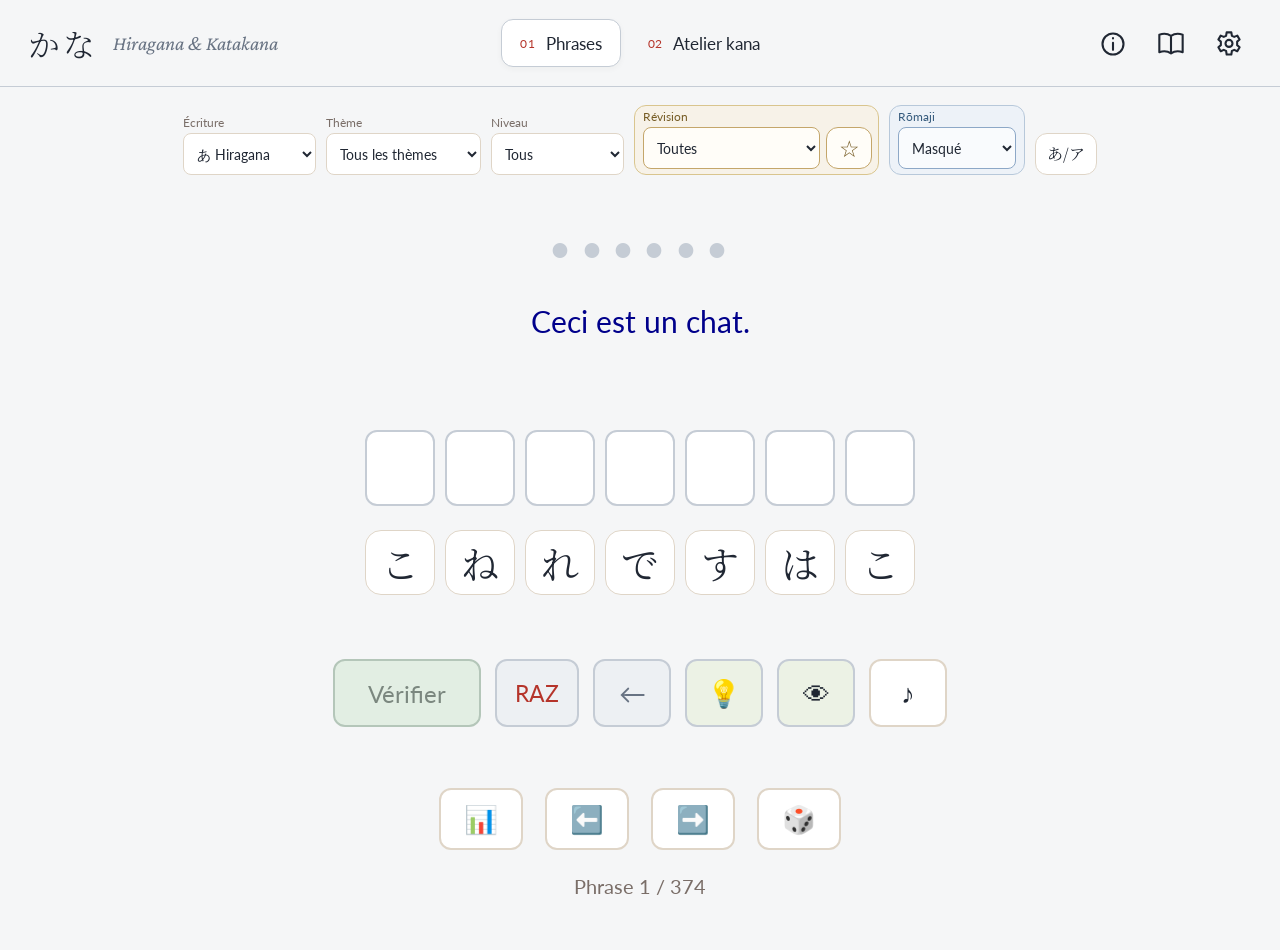
<file: index.html>
<!doctype html>
<html lang="fr">
<head>
  <meta charset="utf-8">
  <meta name="viewport" content="width=device-width, initial-scale=1">
  <meta name="theme-color" content="#f7f3ec">
  <title>Kana — phrases et atelier</title>
  <link href="https://fonts.googleapis.com/css2?family=Crimson+Pro:ital,wght@0,400;1,400&family=Lato:wght@300;400;700&family=M+PLUS+Rounded+1c:wght@400;500&family=Noto+Serif+JP:wght@300;400;600&family=Shippori+Mincho:wght@400;600&display=swap" rel="stylesheet">
  <link rel="stylesheet" href="theme.css">
<script defer src="kana-strokes.js"></script>
  <link rel="stylesheet" href="styles.css?v=review-tools-1">
  <script defer src="phrases_hiragana.js?v=written-1"></script>
  <script defer src="mots_katakana.js"></script>
  <script defer src="kana_core.js?v=locked-1"></script>
  <script defer src="solution-format.js?v=2"></script>
  <script defer src="kana_app.js?v=review-tools-1"></script>
  <script defer src="navigation.js?v=resource-reader-2"></script>
  <script defer src="font-settings.js"></script>
</head>
<body>
  <header class="site-header" id="site-header">
    <div class="site-topbar">
      <div class="site-brand"><span lang="ja">かな</span><span class="site-subtitle">Hiragana & Katakana</span></div>
      <nav class="screen-nav" aria-label="Choisir un écran">
        <button id="screen-phrases" aria-pressed="true" aria-controls="phrases-screen"><span class="screen-number">01</span> Phrases</button>
        <button id="screen-atelier" aria-pressed="false" aria-controls="atelier-screen"><span class="screen-number">02</span> Atelier kana</button>
      </nav>
      <div class="header-tools" role="group" aria-label="Aide, ressources et réglages">
        <button id="site-info-open" aria-label="Infos" title="Infos" aria-haspopup="dialog" aria-controls="site-info-dialog"><svg viewBox="0 0 24 24" aria-hidden="true"><circle cx="12" cy="12" r="9"/><path d="M12 11v6M12 7v.2"/></svg></button>
        <button id="resources-open" aria-label="Ressources" title="Ressources" aria-haspopup="dialog" aria-controls="resources-dialog"><svg viewBox="0 0 24 24" aria-hidden="true"><path d="M12 5v15M12 5C9 3 5 3 2 4v15c3-1 7-1 10 1 3-2 7-2 10-1V4c-3-1-7-1-10 1Z"/></svg></button>
        <button id="font-settings-open" aria-label="Réglages de police" title="Réglages de police" aria-haspopup="dialog"><svg viewBox="0 0 24 24" aria-hidden="true"><path d="m10 2-.5 3-2 .9-2.6-1.1-2 3.4L5 10v3l-2.1 1.8 2 3.4L7.5 17l2 .9.5 3.1h4l.5-3.1 2-.9 2.6 1.2 2-3.4L19 13v-3l2.1-1.8-2-3.4-2.6 1.1-2-.9L14 2Z"/><circle cx="12" cy="11.5" r="3"/></svg></button>
      </div>
    </div>
  </header>
  <div id="phrases-screen">
  <div class="exercise-toolbar" aria-label="Réglages de l’exercice">
    <label class="mini-control"><span>Écriture</span><select id="script-choice" aria-label="Écriture"><option value="hiragana">あ Hiragana</option><option value="katakana">ア Katakana</option></select></label>
    <div class="modes" role="group" aria-label="Écriture" hidden>
      <button id="hiragana" aria-pressed="true">Hiragana</button>
      <button id="katakana" aria-pressed="false">Katakana</button>
    </div>
    <label class="mini-control"><span>Thème</span><select id="theme"><option value="">Tous</option></select></label>
    <label class="mini-control"><span>Niveau</span><select id="level"><option value="">Tous</option><option value="1">1 · Simple</option><option value="2">2 · Vie réelle</option><option value="3">3 · Plus long</option></select></label>
    <div class="review-control-group">
      <label class="mini-control revision-control"><span>Révision</span><select id="review-choice"><option value="all">Toutes</option><option value="review">À revoir</option><option value="reset">RAZ des révisions…</option></select></label>
      <button id="mark" class="toolbar-icon" aria-pressed="false" aria-label="Marquer cette phrase à revoir" title="Marquer cette phrase à revoir">☆</button>
    </div>
    <label class="toolbar-review-filter" hidden><input type="checkbox" id="review-only"> Filtrer à revoir</label>
    <label class="mini-control romaji-control"><span>Rōmaji</span><select id="romaji-choice"><option value="hidden">Masqué</option><option value="current">Affiché</option><option value="always">Toujours</option></select></label>
    <div class="romaji-controls" hidden>
      <button id="romaji-toggle" class="romaji-switch" role="switch" aria-controls="romaji" aria-checked="false" aria-label="Afficher le rōmaji">
        <span class="romaji-switch-label">Rōmaji</span>
        <span class="romaji-switch-track" aria-hidden="true"><span class="romaji-switch-thumb"></span></span>
        <span id="romaji-toggle-state" class="romaji-switch-state">Off</span>
      </button>
      <label class="romaji-always"><input id="romaji-always" type="checkbox"> Toujours</label>
    </div>
    <div class="toolbar-actions">
      <button id="table-open" class="toolbar-icon table-icon" aria-label="Ouvrir la table des kana" title="Table des kana">あ/ア</button>
    </div>
  </div>
  <main>
    <section id="exercise" aria-label="Reconstruction">
      <button id="romaji" type="button" data-blurred="true" aria-label="Afficher le rōmaji" title="Cliquer pour afficher le rōmaji"></button>
      <p id="written-answer" lang="ja" hidden></p>
      <p id="translation"></p>
      <div id="slots" class="tiles" role="group" aria-label="Votre réponse"></div>
      <div id="pool" class="tiles" role="group" aria-label="Kana disponibles"></div>
      <p id="feedback" role="status" aria-live="polite"></p>
      <div class="commands" role="group" aria-label="Commandes">
        <button id="check" class="primary">Vérifier</button>
        <button id="reset" class="reset" title="Vider la réponse">RAZ</button>
        <button id="undo" aria-label="Retirer le dernier kana placé" title="Retirer le dernier kana placé">←</button>
        <button id="hint" class="help" aria-label="Placer un indice" title="Placer le prochain kana correct">💡</button>
        <button id="solution" class="help" aria-label="Afficher la solution" title="Afficher ou masquer la solution" aria-expanded="false">👁</button>
        <button id="audio" aria-label="Écouter la phrase" title="Écouter en japonais">♪</button>
      </div>
      <div id="correction-row"><button id="clear-errors" class="quiet" hidden>Effacer seulement les erreurs</button></div>
      <p id="answer" lang="ja" hidden></p>
      <nav class="navigation" aria-label="Parcourir les exercices">
        <button id="stats-open" aria-label="Statistiques de la session" title="Statistiques de la session" aria-haspopup="dialog" aria-controls="stats-dialog">📊</button>
        <button id="previous" aria-label="Phrase précédente" title="Phrase précédente">⬅️</button>
        <button id="next" aria-label="Phrase suivante" title="Phrase suivante">➡️</button>
        <button id="random" aria-label="Phrase aléatoire" title="Phrase aléatoire">🎲</button>
      </nav>
    </section>
    <p id="empty" hidden>Aucun exercice pour ces filtres. Modifiez le thème, le niveau ou « À revoir ».</p>
    <p id="counter"></p>
    <p id="storage-warning" class="notice" role="status" hidden>La progression reste disponible pendant cette visite, mais ce navigateur ne permet pas de l’enregistrer.</p>
    <noscript>Activez JavaScript pour utiliser cet exercice.</noscript>
  </main>
  <dialog id="kana-dialog" aria-labelledby="table-title">
    <div class="dialog-heading"><h2 id="table-title">Table des hiragana</h2><button id="table-close" aria-label="Fermer la table">Fermer</button></div>
    <p>Cliquez sur un kana pour voir l’ordre des traits, révéler sa lecture et l’écouter.</p>
    <p id="table-audio-status" role="status"></p>
    <div id="kana-table"></div>
  </dialog>
  </div>
  <section id="atelier-screen" aria-label="Atelier kana" hidden>
    <iframe id="atelier-frame" title="Atelier kana : table, cartes, quiz et révisions" data-src="atelier.html"></iframe>
  </section>
<dialog id="font-settings-dialog" aria-labelledby="font-settings-title">
    <div class="dialog-heading"><h2 id="font-settings-title">Police japonaise</h2><button id="font-settings-close">Fermer</button></div>
    <label for="shared-font-choice">Police des deux écrans</label>
    <select id="shared-font-choice"><option value="serif">Classique — Noto Serif JP</option><option value="rounded">Style iPhone — Hiragino Sans</option></select>
    <p lang="ja" class="font-preview">あいうえお　きょう　これはねこです</p>
    <p>Le choix s’applique aux deux écrans. Hiragino Sans utilise la police installée sur votre appareil Apple ; ailleurs, une police sans empattement prend le relais.</p>
  </dialog>
<dialog id="site-info-dialog" aria-labelledby="site-info-title">
    <div class="dialog-heading"><h2 id="site-info-title">Comment utiliser le site</h2><button id="site-info-close" autofocus>Fermer</button></div>
    <p>Deux façons complémentaires d’apprendre : reconstruire des phrases et étudier les kana. Les boutons <strong>Phrases</strong> et <strong>Atelier kana</strong> permettent de passer d’un écran à l’autre en conservant l’exercice en cours.</p>
    <h3>1. Phrases : reconstruire le japonais</h3>
    <p>Le site s’ouvre directement sur un exercice. La banque contient <strong>374 phrases en hiragana</strong>, réparties en trois niveaux, et <strong>115 entrées en katakana</strong> pour le vocabulaire courant.</p>
    <ul>
      <li><strong>Français en bleu :</strong> le sens de la phrase reste visible.</li>
      <li><strong>Rōmaji :</strong> le basculeur On/Off au centre de la ligne Hiragana/Katakana affiche ou masque la prononciation. Cochez « Toujours visible » pour la garder affichée entre les exercices et lors des prochaines visites dans ce navigateur. Passer sur Off désactive aussi cette option. Décocher seulement l’option conserve l’affichage de la phrase en cours, puis rétablit le masquage à la phrase suivante.</li>
      <li><strong>Placer les kana :</strong> cliquez sur une tuile pour remplir la première case vide. Chaque occurrence d’un même caractère possède sa propre tuile.</li>
      <li><strong>Corriger :</strong> cliquez sur une case remplie pour récupérer sa tuile. <strong>←</strong> retire le dernier kana placé ; <strong>RAZ</strong> vide la réponse.</li>
      <li><strong>Vérifier :</strong> les bonnes cases deviennent vertes et affichent leur lecture au-dessus ; les erreurs deviennent rouges. Les cases validées sont verrouillées : ni un clic ni ← ne les retire. Vous pouvez effacer seulement les erreurs. RAZ permet de tout recommencer.</li>
      <li><strong>💡 Indice :</strong> place ou corrige un seul kana à la fois. Chaque utilisation est comptée.</li>
      <li><strong>👁 Solution :</strong> affiche ou masque la réponse en kana, avec des espaces pédagogiques entre les mots. Sa consultation est comptée.</li>
      <li><strong>♪ Audio :</strong> écoutez la phrase en japonais, à vitesse légèrement ralentie.</li>
    </ul>
    <p><strong>Après une réussite :</strong> Vérifier devient inactif, un petit son discret retentit et la phrase est prononcée. Le rōmaji apparaît en noir, puis l’écriture japonaise habituelle en rouge, avec les kanji appropriés et sans espaces. Les cases de reconstruction restent en kana.</p>
    <p><strong>Particules et petits kana :</strong> は se prononce « wa » lorsqu’il sert de particule, へ « e » et を « o ». Les petits ゃ, ゅ, ょ et っ occupent chacun une case. Le petit っ marque une pause avant la consonne suivante ; ー prolonge la voyelle en katakana.</p>
    <h3>2. Choisir ce que vous travaillez</h3>
    <p><strong>⬅️ / ➡️</strong> passent à l’exercice précédent ou suivant ; <strong>🎲</strong> choisit un exercice au hasard dans la sélection. Les filtres <strong>thème</strong> et <strong>niveau</strong> permettent de cibler votre pratique : salutations, restaurant, transport, voyage, famille, etc.</p>
    <ul>
      <li><strong>Niveau 1 :</strong> phrases simples.</li>
      <li><strong>Niveau 2 :</strong> courtes phrases de la vie réelle.</li>
      <li><strong>Niveau 3 :</strong> phrases plus longues, encore accessibles.</li>
    </ul>
    <p><strong>À revoir :</strong> marquez une phrase avec ☆ pour la retrouver. Les erreurs et les aides utilisées contribuent aussi à repérer les difficultés. Le filtre À revoir rassemble ces phrases ; les réussites sans aide réduisent progressivement leur priorité. L’option « RAZ des révisions » vide cette liste après confirmation, tout en conservant les autres statistiques.</p>
    <p>Le bouton 📊 à gauche de Phrase précédente ouvre les statistiques de session : exercices visités et réussis, réussites sans aide, vérifications incorrectes, indices et solutions consultées. Une nouvelle session commence à l’ouverture ou au rechargement de la page. Le bouton de remise à zéro de cette modale ne supprime pas votre progression enregistrée ni vos phrases à revoir.</p>
    <h3>3. Tables de kana et ordre des traits</h3>
    <p>Le bouton <strong>あ / ア · Table des kana</strong> ouvre une table depuis l’exercice. Dans cette table comme dans celle de l’atelier, un clic révèle la lecture, lance la prononciation lorsque celle-ci est disponible et ouvre un <strong>dessin statique avec les traits numérotés</strong>. Suivez les numéros pour écrire le caractère. Pour une combinaison comme きゃ, chaque caractère a son dessin.</p>
    <p><strong>Fermer</strong> ou la touche <strong>Échap</strong> ramène à la table. Les dessins sont intégrés au site et ne nécessitent pas de service externe.</p>
    <h3>4. Atelier kana : apprendre, cartes et quiz</h3>
    <p>L’atelier propose les deux alphabets. Le filtre <strong>Contenu</strong> sélectionne les kana de base, les dakuten/handakuten, les combinaisons ou l’ensemble ; <strong>Série</strong> cible une ligne du tableau.</p>
    <ul>
      <li><strong>Apprendre :</strong> explorez la table. Les lectures sont cachées jusqu’au clic ; les pastilles indiquent votre progression.</li>
      <li><strong>Cartes :</strong> retournez une carte pour voir la réponse, puis choisissez « Je savais » ou « À revoir ». Le sens peut être kana → rōmaji ou rōmaji → kana.</li>
      <li><strong>Quiz :</strong> choisissez un QCM, une réponse à taper ou la reconnaissance d’un son. Le bouton ♪ permet d’écouter dans le quiz audio. Après correction, passez à la question suivante à votre rythme.</li>
      <li><strong>À revoir :</strong> retrouvez les kana difficiles et démarrez des cartes ou un quiz ciblé.</li>
    </ul>
    <p><strong>Raccourcis des cartes :</strong> Espace retourne la carte ; ← et → naviguent ; V signifie « Je savais » et X « À revoir », une fois la réponse révélée.</p>
    <h3>5. Réglages et audio</h3>
    <p>Le bouton <strong>⚙ en haut du site</strong> règle la police japonaise pour les deux écrans : classique (Noto Serif JP) ou style iPhone (Hiragino Sans, si présente sur votre appareil).</p>
    <p>Dans l’atelier, son propre bouton <strong>⚙</strong> permet aussi de régler la prononciation au retournement des cartes et le <strong>parcours débutant</strong>, qui ajoute progressivement les séries de kana. L’effacement de progression proposé dans ce panneau concerne uniquement l’atelier.</p>
    <p>Aucun son ne démarre à l’ouverture du site. La voix dépend des voix japonaises disponibles sur votre appareil. Même sans voix japonaise, les exercices restent utilisables.</p>
    <h3>6. Votre progression et les ressources</h3>
    <p>Les résultats et réglages sont enregistrés localement dans ce navigateur, sans compte. La progression des phrases et celle de l’atelier sont distinctes. Elles ne sont pas synchronisées entre appareils ; changer de navigateur ou d’adresse du site, ou effacer les données du navigateur, peut vous faire retrouver une progression vide.</p>
    <p>Le bouton <strong>Ressources</strong>, à droite d’Infos en haut du site, donne accès aux tableaux et au manuel NHK, aux dessins et au document sur les kanji.</p>
    <p class="info-signature">CilMac, 21 sept. 2026 - légèrement assisté par ChatGPT-6 Astra 😁</p>
  </dialog>
  <dialog id="resources-dialog" aria-labelledby="resources-title">
    <div class="dialog-heading"><h2 id="resources-title">Ressources</h2><button id="resources-close" autofocus>Fermer</button></div>
    <p>Choisissez un document. Fermez son aperçu pour revenir à cette liste.</p>
    <div class="resource-links">
      <button data-document="nhk_hiragana.png">Table NHK hiragana</button>
      <button data-document="nhk_katakana.png">Table NHK katakana</button>
      <button data-document="hiragana_dessins.png">Dessins hiragana</button>
      <button data-document="katakana_dessins.png">Dessins katakana</button>
      <button data-document="nhk_le_japonais.pdf">Manuel NHK</button>
      <button data-document="100_kanji.pdf">100 kanji</button>
    </div>
  </dialog>
  <dialog id="document-dialog" aria-labelledby="document-title">
    <div class="document-heading"><h2 id="document-title"></h2><button id="document-close" autofocus>Fermer</button></div>
    <div id="document-content"></div>
  </dialog>
  <dialog id="review-reset-dialog" aria-labelledby="review-reset-title">
    <div class="dialog-heading"><h2 id="review-reset-title">Remettre les révisions à zéro ?</h2></div>
    <p><strong id="review-reset-count">0</strong> phrase(s) marquée(s) ou prioritaire(s) seront retirées de la liste « À revoir ».</p>
    <p>Les réussites, erreurs, indices et solutions déjà comptabilisés seront conservés.</p>
    <div class="confirm-actions">
      <button id="review-reset-cancel" autofocus>Annuler</button>
      <button id="review-reset-confirm" class="danger-action">Confirmer la RAZ</button>
    </div>
  </dialog>
  <dialog id="stats-dialog" aria-labelledby="stats-title">
    <div class="dialog-heading"><h2 id="stats-title">Statistiques</h2><button id="stats-close" autofocus>Fermer</button></div>
    <section class="session-score-panel" aria-label="Score de la session">
      <h3>Score de la session</h3>
      <strong id="session-score">—</strong>
      <p id="session-score-detail"></p>
      <details><summary>Comment est-il calculé ?</summary>
        <p>Réussites ÷ (réussites + vérifications incorrectes + indices + solutions consultées) × 100, arrondi à l’entier inférieur.</p>
        <p>Exemple : 1 réussite avec 1 indice = 50 %. Chaque aide compte, même si la réponse est ensuite correcte. 100 % exige aucune erreur, aucun indice et aucune solution consultée pendant la session.</p>
      </details>
    </section>
    <p class="stats-subtitle">Session en cours · Hiragana et Katakana</p>
    <div id="stats" aria-label="Statistiques de la session"></div>
    <p class="stats-note">Les compteurs repartent à zéro à l’ouverture ou au rechargement. Votre progression et vos phrases à revoir restent enregistrées.</p>
    <button id="stats-reset">Remettre la session à zéro</button>
    <p id="stats-reset-status" role="status"></p>
  </dialog>
</body>
</html>
</file>
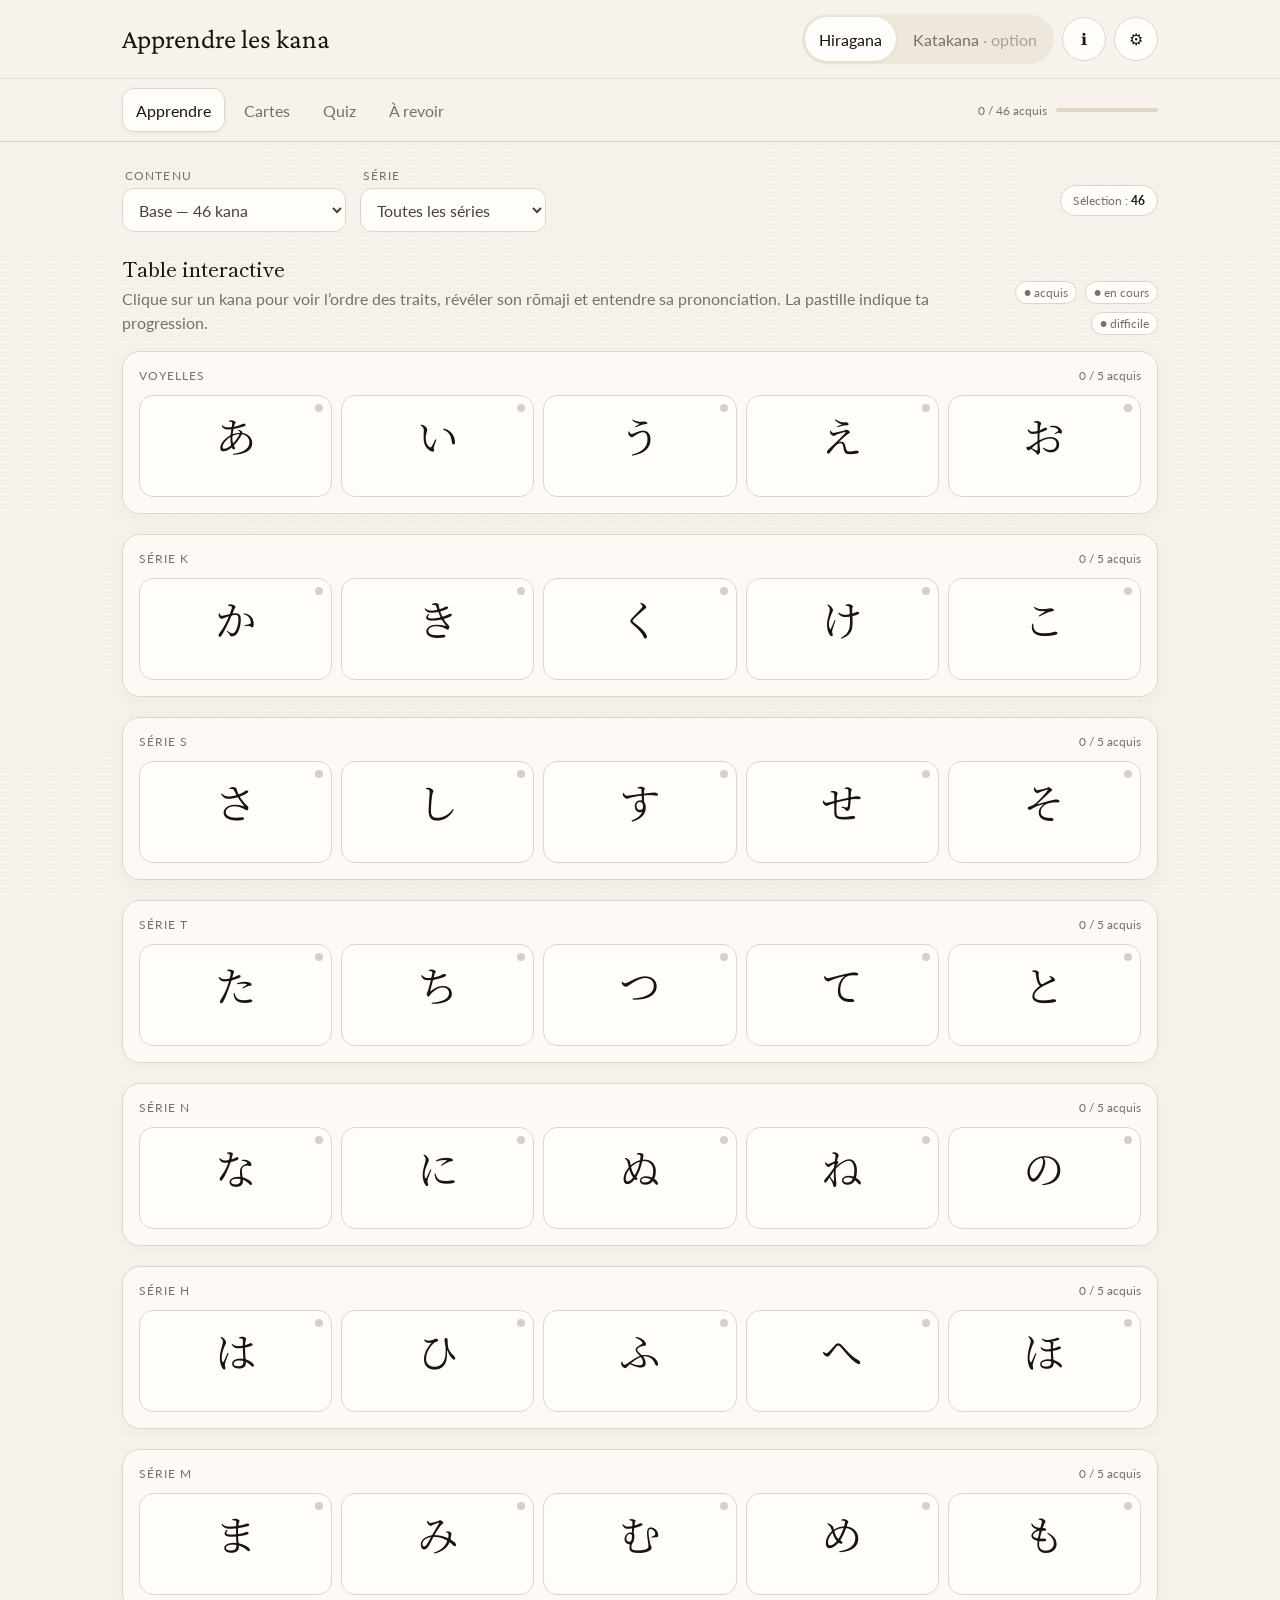
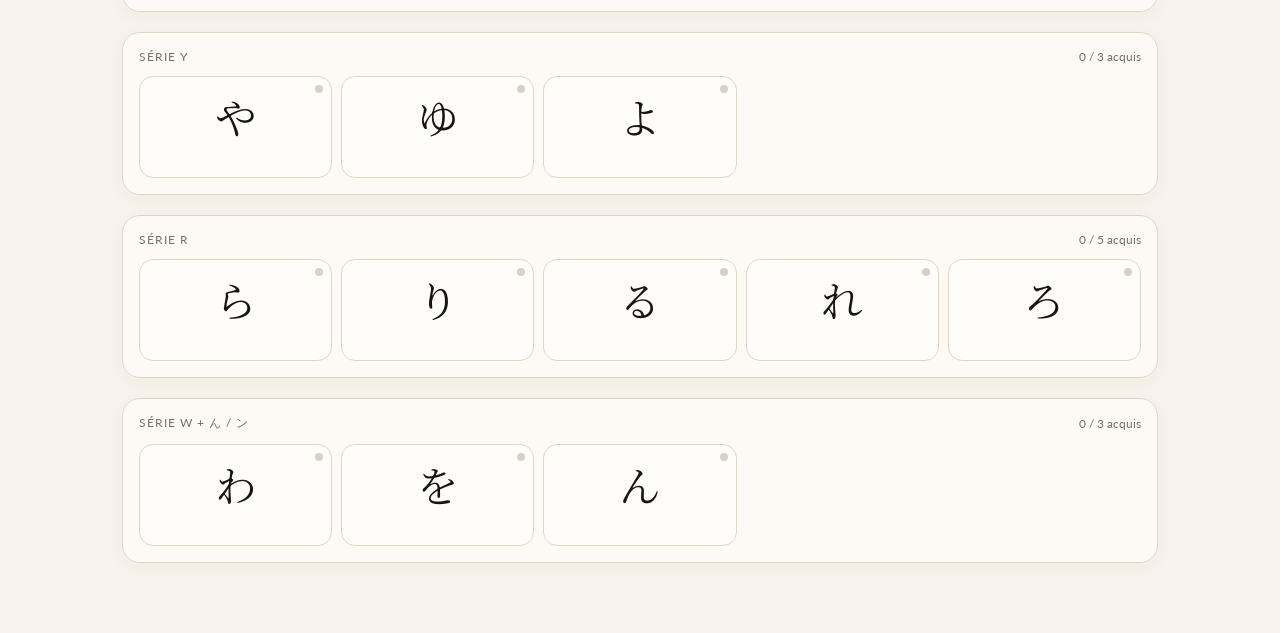
<file: atelier.html>
<!DOCTYPE html>
<html lang="fr">
<head>
<meta charset="UTF-8">
<meta name="viewport" content="width=device-width, initial-scale=1.0">
<meta name="theme-color" content="#f7f3ec">
<title>Atelier kana — apprendre, cartes et quiz</title>
<link rel="preconnect" href="https://fonts.googleapis.com">
<link rel="preconnect" href="https://fonts.gstatic.com" crossorigin>
<link href="https://fonts.googleapis.com/css2?family=Crimson+Pro:ital,wght@0,400;1,400&family=Lato:wght@300;400;700&family=M+PLUS+Rounded+1c:wght@400;500&family=Noto+Serif+JP:wght@300;400;600&family=Shippori+Mincho:wght@400;600&display=swap" rel="stylesheet">
<link rel="stylesheet" href="theme.css">
<script defer src="kana-strokes.js"></script>
<link rel="stylesheet" href="atelier.css">
</head>
<body>

<header>
  <div class="topbar">
    <h1 class="topbar-title">Apprendre les kana</h1>
    <div class="top-actions">
      <div class="pill-group" aria-label="Alphabet">
        <button class="pill-btn active" id="script-hira" onclick="setScript('hiragana')">Hiragana</button>
        <button class="pill-btn" id="script-kata" onclick="setScript('katakana')">Katakana <span style="opacity:.6">· option</span></button>
      </div>
      <button class="icon-btn" onclick="openInfo()" title="Aide" aria-label="Aide de l’atelier">ℹ</button>
      <button class="icon-btn" onclick="openSettings()" title="Réglages" aria-label="Réglages de l’atelier">⚙</button>
    </div>
  </div>
  <div class="modebar">
    <div class="modebar-inner">
      <div class="mode-tabs">
        <button class="mode-btn active" id="mode-learn" onclick="setMode('learn')">Apprendre</button>
        <button class="mode-btn" id="mode-cards" onclick="setMode('cards')">Cartes</button>
        <button class="mode-btn" id="mode-quiz" onclick="setMode('quiz')">Quiz</button>
        <button class="mode-btn" id="mode-review" onclick="setMode('review')">À revoir</button>
      </div>
      <div class="progress-mini">
        <span id="mastery-text">0 / 46 acquis</span>
        <div class="mini-track"><div class="mini-fill" id="mastery-fill"></div></div>
      </div>
    </div>
  </div>
</header>

<main>
  <div class="control-panel">
    <div class="control-group">
      <label class="control-label" for="set-select">Contenu</label>
      <select class="select" id="set-select" onchange="setContentSet(this.value)">
        <option value="basic">Base — 46 kana</option>
        <option value="dakuten">Dakuten / handakuten</option>
        <option value="yoon">Combinaisons</option>
        <option value="all">Tout</option>
      </select>
    </div>
    <div class="control-group" id="row-control">
      <label class="control-label" for="row-select">Série</label>
      <select class="select" id="row-select" onchange="setRow(this.value)"></select>
    </div>
    <div class="control-group" id="direction-control" style="display:none">
      <label class="control-label" for="direction-select">Sens</label>
      <select class="select" id="direction-select" onchange="setDirection(this.value)">
        <option value="char-romaji">Kana → rōmaji</option>
        <option value="romaji-char">Rōmaji → kana</option>
      </select>
    </div>
    <div class="control-group" id="quiz-type-control" style="display:none">
      <label class="control-label" for="quiz-type-select">Type de quiz</label>
      <select class="select" id="quiz-type-select" onchange="setQuizType(this.value)">
        <option value="mcq">QCM</option>
        <option value="typing">Taper la réponse</option>
        <option value="audio">Reconnaître le son</option>
      </select>
    </div>
    <div class="session-chip">
      Sélection : <strong id="selection-count">46</strong>
    </div>
  </div>

  <!-- APPRENDRE -->
  <section class="panel active" id="panel-learn">
    <div class="section-head">
      <div class="section-title">
        <h2>Table interactive</h2>
        <p>Clique sur un kana pour voir l’ordre des traits, révéler son rōmaji et entendre sa prononciation. La pastille indique ta progression.</p>
      </div>
      <div class="legend">
        <span>● acquis</span><span>● en cours</span><span>● difficile</span>
      </div>
    </div>
    <div class="kana-groups" id="kana-groups"></div>
  </section>

  <!-- CARTES -->
  <section class="panel" id="panel-cards">
    <div class="study-wrap">
      <div class="study-progress">
        <div class="study-track"><div class="study-fill" id="card-progress"></div></div>
        <span id="card-count">1 / 46</span>
      </div>
      <div class="card-shell">
        <div class="card" id="flash-card" tabindex="0" role="group" aria-label="Carte à retourner avec Espace" onclick="flipCard()">
          <div class="card-face card-front" id="card-front"></div>
          <div class="card-face card-back" id="card-back"></div>
        </div>
      </div>
      <div class="hint" id="card-hint">Clique pour retourner</div>
      <div class="study-actions" id="answer-actions" style="display:none">
        <button class="action-btn bad" onclick="event.stopPropagation();rateCard(false)">✕ À revoir</button>
        <button class="action-btn good" onclick="event.stopPropagation();rateCard(true)">✓ Je savais</button>
      </div>
      <div class="study-actions secondary">
        <button class="action-btn" id="prev-card" onclick="prevCard()">← Précédent</button>
        <button class="action-btn primary" onclick="randomCard()">🎲 Au hasard</button>
        <button class="action-btn" id="next-card" onclick="nextCard()">Suivant →</button>
      </div>
    </div>
  </section>

  <!-- QUIZ -->
  <section class="panel" id="panel-quiz">
    <div class="quiz-box">
      <div class="study-progress">
        <div class="study-track"><div class="study-fill" id="quiz-progress"></div></div>
        <span id="quiz-count">1 / 20</span>
      </div>
      <div class="quiz-question" id="quiz-question"></div>
      <div class="quiz-options" id="quiz-options"></div>
      <div class="type-wrap" id="type-wrap" style="display:none">
        <input class="type-input" id="type-input" aria-label="Votre réponse" autocomplete="off" autocapitalize="none" spellcheck="false" placeholder="Tape la réponse…" onkeydown="typingKey(event)">
        <button class="action-btn primary" style="flex:0 0 auto" onclick="submitTyping()">Valider</button>
      </div>
      <div class="feedback" id="quiz-feedback"></div>
      <div class="study-actions secondary">
        <button class="action-btn" id="next-quiz" onclick="skipQuiz()">Passer</button>
        <button class="action-btn primary" onclick="restartQuiz()">↺ Nouveau quiz</button>
      </div>
    </div>
  </section>

  <!-- REVIEW -->
  <section class="panel" id="panel-review">
    <div class="section-head">
      <div class="section-title">
        <h2>Révision ciblée</h2>
        <p>Les kana qui te posent le plus de difficultés remontent automatiquement ici.</p>
      </div>
    </div>
    <div class="review-summary">
      <div class="metric"><strong id="metric-mastered">0</strong><span>Kana acquis</span></div>
      <div class="metric"><strong id="metric-learning">0</strong><span>En cours</span></div>
      <div class="metric"><strong id="metric-weak">0</strong><span>À revoir</span></div>
    </div>
    <div id="review-content"></div>
  </section>
</main>

<!-- SETTINGS -->
<div class="overlay" id="settings-overlay" onclick="overlayClose(event,'settings-overlay')">
  <div class="modal" role="dialog" aria-modal="true" aria-label="Réglages de l’atelier">
    <button class="icon-btn modal-close" onclick="closeSettings()" aria-label="Fermer les réglages">✕</button>
    <h3>Réglages</h3>

    <div class="setting-row">
      <div class="setting-top">
        <div>
          <div class="setting-name">Prononciation automatique</div>
          <div class="setting-help">Prononce le kana lorsque la réponse d’une carte est révélée.</div>
        </div>
        <label class="switch">
          <input type="checkbox" id="auto-audio" aria-label="Prononciation automatique" checked onchange="saveSettings()">
          <span class="slider"></span>
        </label>
      </div>
    </div>

    <div class="setting-row">
      <div class="setting-top">
        <div>
          <div class="setting-name">Parcours débutant</div>
          <div class="setting-help">Limite automatiquement les kana de base aux premières séries. L’étape reste réglable ci-dessous.</div>
        </div>
        <label class="switch">
          <input type="checkbox" id="progressive" aria-label="Parcours débutant" onchange="toggleProgressive()">
          <span class="slider"></span>
        </label>
      </div>
      <select class="select settings-select" id="progressive-step" aria-label="Étape du parcours débutant" onchange="progressiveStepChanged()">
        <option value="1">Étape 1 — voyelles</option>
        <option value="2">Étape 2 — + série K</option>
        <option value="3">Étape 3 — + série S</option>
        <option value="4">Étape 4 — + série T</option>
        <option value="5">Étape 5 — + série N</option>
        <option value="6">Étape 6 — + série H</option>
        <option value="7">Étape 7 — + série M</option>
        <option value="8">Étape 8 — + série Y</option>
        <option value="9">Étape 9 — + série R</option>
        <option value="10">Étape 10 — + série W + ん / ン</option>
      </select>
    </div>

    <div class="setting-row">
      <div class="setting-name">Police japonaise</div>
      <div class="setting-help">Le choix de police est commun aux deux écrans.</div>
      <select class="select settings-select" id="font-choice" aria-label="Police japonaise" onchange="changeFont(this.value)">
        <option value="serif">Noto Serif JP</option>
        <option value="rounded">Style iPhone — Hiragino Sans</option>
      </select>
    </div>

    <button class="danger-btn" onclick="resetProgress()">Effacer la progression de l’atelier</button>
  </div>
</div>

<!-- INFO -->
<div class="overlay" id="info-overlay" onclick="overlayClose(event,'info-overlay')">
  <div class="modal" role="dialog" aria-modal="true" aria-label="Aide de l’atelier">
    <button class="icon-btn modal-close" onclick="closeInfo()" aria-label="Fermer l’aide">✕</button>
    <h3>Comment utiliser ce site</h3>
    <div class="info-block">
      <strong>Apprendre</strong> : table des kana avec leur rōmaji. Clique sur une case pour entendre la prononciation.
    </div>
    <div class="info-block">
      <strong>Cartes</strong> : entraîne-toi dans les deux sens. Après avoir retourné la carte, indique <em>Je savais</em> ou <em>À revoir</em>.
    </div>
    <div class="info-block">
      <strong>Quiz</strong> : trois variantes — QCM, saisie au clavier et reconnaissance audio. Les erreurs alimentent automatiquement le mode <em>À revoir</em>.
    </div>
    <div class="info-block">
      <strong>Progression</strong> : elle est enregistrée uniquement dans ce navigateur grâce à <code>localStorage</code>. Aucun compte ni serveur n’est nécessaire.
    </div>
    <div class="info-block">
      Raccourcis Cartes : <span class="kbd">Espace</span> retourner · <span class="kbd">←</span>/<span class="kbd">→</span> naviguer · <span class="kbd">V</span> je savais · <span class="kbd">X</span> à revoir.
    </div>
  </div>
</div>

<div class="toast" id="toast" role="status" aria-live="polite"></div>

<script src="atelier.js"></script>
</body>
</html>
</file>
<file: theme.css>
/* Charte commune aux deux écrans, issue du prototype fourni. */
:root{
  --ink:#1a1410;
  --ink-soft:#4b413a;
  --ink-faint:#7a6e68;
  --washi:#f7f3ec;
  --washi-dark:#eee7dc;
  --washi-mid:#dfd5c7;
  --paper:#fffdfa;
  --red:#b5342a;
  --red-soft:#f9ecea;
  --gold:#bd9137;
  --gold-soft:#f7f0dd;
  --green:#2a7a6e;
  --green-soft:#eaf4f1;
  --blue:#315e8d;
  --blue-soft:#edf3f8;
  --violet:#66539b;
  --violet-soft:#f0edf8;
  --shadow:0 12px 40px rgba(55,43,33,.08);
  --font-jp:'Noto Serif JP','Hiragino Mincho ProN','Yu Mincho',serif;
  --font-body:'Lato',-apple-system,BlinkMacSystemFont,'Segoe UI',sans-serif;
  --font-display:'Crimson Pro',Georgia,serif;
  --radius:18px;
}
:root { color-scheme: light; }
body { background:var(--washi); color:var(--ink); font-family:var(--font-body); }
body::before {
  content:""; position:fixed; inset:0; z-index:-1; pointer-events:none;
  background-image:repeating-linear-gradient(0deg,transparent,transparent 3px,rgba(130,110,85,.025) 3px,rgba(130,110,85,.025) 4px),repeating-linear-gradient(90deg,transparent,transparent 5px,rgba(130,110,85,.018) 5px,rgba(130,110,85,.018) 6px);
}

.stroke-dialog { box-sizing:border-box;width:min(660px,94vw);max-height:90dvh;overflow:auto;margin:auto;padding:24px;border:1px solid var(--washi-mid);border-radius:18px;background:var(--paper);color:var(--ink);font-family:var(--font-body); }
.stroke-dialog::backdrop { background:rgba(32,28,24,.45); }
.stroke-heading { display:flex;align-items:center;justify-content:space-between;gap:12px; }
.stroke-heading h2 { font-size:1.35rem;line-height:1.4;margin:0; }
.stroke-close { min-height:44px;padding:10px 18px;border:1px solid var(--washi-mid);border-radius:12px;background:var(--paper);color:var(--ink);font:inherit;cursor:pointer; }
.stroke-drawings { display:flex;justify-content:center;flex-wrap:wrap;gap:12px;margin:18px 0; }
.stroke-drawings figure { margin:0;max-width:100%;text-align:center; }
.stroke-drawings img { display:block;width:min(300px,70vw);height:auto;background:#fff;border:1px solid var(--washi-mid);border-radius:12px; }
.stroke-drawings figcaption { font-family:var(--font-jp);font-size:1.6rem; }
.stroke-credit { font-size:.8rem;line-height:1.6; }
.stroke-credit a { color:inherit; }
</file>
<file: styles.css>
:root{--muted:var(--ink-faint);--line:var(--washi-mid);--bg:var(--washi)}

*{box-sizing:border-box}
body{margin:0}
button,select,input{font:inherit}
button{cursor:pointer;background:var(--paper);color:var(--ink);border:1.5px solid var(--line);border-radius:12px;min-height:48px;padding:10px 18px}
button:hover:not(:disabled){background:var(--washi-dark);border-color:var(--gold)}
button:focus-visible,select:focus-visible,input:focus-visible,summary:focus-visible,a:focus-visible{outline:3px solid var(--gold);outline-offset:4px}
button:disabled{cursor:default;color:var(--ink-faint);background:var(--washi-dark);border-color:var(--washi-mid)}
.exercise-toolbar{max-width:1180px;margin:0 auto;display:flex;align-items:flex-end;justify-content:center;gap:10px;padding:18px 28px}
.modes{display:flex;gap:4px}
.modes button{border-color:transparent;background:transparent;font-size:18px}
.modes button[aria-pressed=true]{background:var(--paper);border-color:var(--washi-mid);color:var(--ink);font-weight:600}
.quiet{font-size:16px;background:transparent;min-height:44px;padding:9px 13px}
main{max-width:1120px;margin:auto;padding:12px 28px 36px;text-align:center}
h1{font-family:var(--font-display);font-size:clamp(27px,3.3vw,42px);line-height:1.35;font-weight:500;margin:17px 0 20px;overflow-wrap:anywhere}
#translation{font-size:clamp(23px,2.7vw,32px);line-height:1.4;color:var(--ink-soft);margin:0 0 60px;overflow-wrap:anywhere}
.tiles{display:flex;flex-wrap:wrap;gap:10px;justify-content:center}
.tile{width:70px;height:76px;flex:0 0 70px;font-family:var(--font-jp);font-size:38px;padding:0;line-height:1;position:relative}
.slot{border:2px solid var(--washi-mid);border-radius:12px;background:var(--paper)}
.slot.correct{background:var(--green-soft);border-color:var(--green)}
.slot.incorrect{background:var(--red-soft);border-color:var(--red)}
.slot::after{position:absolute;right:3px;bottom:2px;font:12px sans-serif}
.slot.correct::after{content:'✓';color:var(--green)}
.slot.incorrect::after{content:'×';color:var(--red)}
#pool{margin-top:24px}
#pool .tile{height:65px;border-radius:16px}
#pool .tile:disabled{color:#b6afa3;background:var(--washi-dark);border-style:dashed}
#feedback{min-height:28px;font-size:19px;margin:24px 0 12px}
.commands,.navigation{display:flex;flex-wrap:wrap;justify-content:center;gap:14px}
.commands button,.navigation button{font-size:27px;min-width:78px;min-height:68px;border-width:2px}
.commands .primary{background:var(--red);border-color:var(--red);min-width:148px;font-size:24px}
.commands .primary:disabled{background:var(--washi-dark);border-color:var(--washi-mid)}
.commands .reset{color:var(--red);font-size:23px}
.commands .help{background:var(--gold-soft)}
.navigation{margin:12px 0 24px;gap:22px}
.navigation button{min-width:84px;min-height:62px;background:transparent}
#correction-row{min-height:49px;padding-top:6px}
#answer{font-size:32px;overflow-wrap:anywhere;margin:8px 0 24px;color:var(--blue)}
#counter{font-size:20px;color:var(--muted);margin:16px 0}
.mini-control{display:grid;gap:4px;color:var(--muted);font-size:12px;line-height:1;white-space:nowrap}
.mini-control select{min-width:118px;height:42px;min-height:42px;padding:5px 27px 5px 9px;font-size:14px}
.mini-control:nth-of-type(2) select{min-width:150px}
.review-control-group{display:flex;align-items:flex-end;gap:6px;padding:5px 6px 5px 8px;border:1px solid #d9c58e;border-radius:12px;background:#f7f2e8}
.revision-control{color:#765c24}
.revision-control select{min-width:130px;border-color:#c4a66a;background:#fffdf8}
.review-control-group #mark{border-color:#c4a66a;background:#fffdf8;color:#765c24}
.review-control-group #mark[aria-pressed=true]{background:#eadcae;border-color:#a88845;color:#5f4719}
.romaji-control{padding:5px 8px;border:1px solid #b7c8da;border-radius:12px;background:#edf2f8;color:#365b7d}
.romaji-control select{border-color:#8da8c7;background:#f9fbfd}
.toolbar-actions{display:flex;gap:6px}
.toolbar-icon{min-width:46px;width:46px;min-height:42px;height:42px;padding:4px;font-size:23px;line-height:1;background:var(--paper)}
.toolbar-icon.table-icon{width:62px;font-family:var(--font-jp);font-size:16px}
#mark[aria-pressed=true]{background:var(--gold-soft);color:var(--ink-soft)}
select{max-width:100%;min-height:44px;border:1px solid var(--line);border-radius:8px;background:var(--paper);color:var(--ink);padding:7px 28px 7px 10px}
.checkbox{min-height:44px}
input[type=checkbox]{width:21px;height:21px;accent-color:var(--green)}
#mark[aria-pressed=true]{background:var(--gold-soft);color:var(--ink-soft)}
#stats{font-size:17px;color:var(--muted);line-height:1.7}
#stats p{margin:0}
#stats-dialog { max-width:640px; }
.session-score-panel { text-align:center;padding:18px;margin:12px 0 20px;background:#e5efeb;border-radius:14px;color:var(--ink); }
.session-score-panel h3 { margin:0;font-size:18px;font-weight:500; }
#session-score { display:block;font-size:52px;line-height:1.3;color:#28624a;font-variant-numeric:tabular-nums; }
#session-score-detail { margin:6px 0 12px;font-size:14px;line-height:1.5; }
.session-score-panel details { text-align:left;font-size:14px;line-height:1.5; }
.session-score-panel summary { cursor:pointer;padding:10px 0;min-height:44px; }
#stats-dialog .dialog-heading { position:sticky;top:-24px;background:var(--bg);padding:10px 0;z-index:1; }
.stats-subtitle,.stats-note { color:var(--muted);font-size:14px;line-height:1.6; }
#stats .stats-timing { margin:0 0 18px;font-size:14px; }
.stats-group { padding:14px 18px;margin:12px 0;border-radius:12px;border-left:4px solid; }
.stats-group h3 { margin:0 0 10px;font-size:18px; }
.stats-results { background:#edf5ef;border-color:#8ba593; }
.stats-help { background:#f7f2e8;border-color:#c4a66a; }
.stats-current { background:#edf2f8;border-color:#8da8c7; }
#stats .stats-row { display:flex;justify-content:space-between;align-items:baseline;gap:20px;padding:4px 0;line-height:1.4;color:var(--ink-soft);font-size:15px; }
.stats-row strong { color:var(--ink);font-size:21px;white-space:nowrap;font-variant-numeric:tabular-nums; }
#stats-reset { font-size:15px; }
#stats-reset-status { color:var(--green);font-size:14px; }
.confirm-actions{display:flex;justify-content:flex-end;gap:10px;margin-top:22px}
.danger-action{border-color:var(--red);background:var(--red-soft);color:var(--red)}
@media(max-width:650px) { #stats-dialog .dialog-heading { top:-16px; }.stats-group { padding:12px; } }
.resource-links{display:flex;flex-wrap:wrap;gap:12px 24px}
.resource-links button{color:var(--blue);text-align:left}
#document-dialog{width:min(1100px,96vw);height:92vh;height:92dvh;max-height:96dvh;padding:0;overflow:hidden}
#document-dialog[open]{display:flex;flex-direction:column}
.document-heading{display:flex;align-items:center;justify-content:space-between;gap:12px;flex-shrink:0;padding:12px 16px;border-bottom:1px solid var(--line);background:var(--bg)}
.document-heading h2{margin:0;font-size:20px;overflow-wrap:anywhere}
.document-heading button{flex-shrink:0}
#document-content{flex:1;min-height:0;overflow:auto;overscroll-behavior:contain;-webkit-overflow-scrolling:touch;background:white}
#document-content img{display:block;width:100%;height:auto}
.document-loading,.document-error{margin:40px auto;padding:20px;text-align:center;color:var(--muted)}
.pdf-pages{width:100%;max-width:1016px;margin:0 auto;padding:10px 8px 32px;background:#dfe2e6}
.pdf-page{margin:0 0 14px;text-align:center}
.pdf-page canvas{display:block;max-width:100%;height:auto!important;margin:auto;background:white;box-shadow:0 2px 8px #2027332b}
.pdf-page-placeholder{display:grid;place-items:center;width:100%;aspect-ratio:210/297;background:white;color:var(--muted)}
.pdf-page figcaption{padding:6px;font-size:12px;color:#596474}
.notice{color:var(--ink-soft)}
dialog{width:min(760px,94vw);max-height:88vh;border:1px solid var(--line);border-radius:14px;padding:24px;color:var(--ink);background:var(--bg)}
dialog::backdrop{background:#20263366}
.dialog-heading{display:flex;align-items:center;justify-content:space-between;gap:12px}
.dialog-heading h2{font-size:23px}
.kana-grid{display:grid;grid-template-columns:repeat(5,minmax(0,1fr));gap:8px}
.kana-grid button{min-height:88px;padding:8px 2px;font-size:30px}
.kana-grid small{display:block;font-size:15px;min-height:19px;margin-top:5px}
.kana-grid .blank{visibility:hidden}
#kana-table h3{font-size:18px;font-weight:500;margin-top:24px}
#table-audio-status{color:var(--ink-soft)}
[hidden]{display:none!important}

@media(max-width:650px){.exercise-toolbar{padding:14px 14px 8px;gap:8px}
.modes button{font-size:16px;padding:8px 10px}
#table-open{font-size:14px;padding:6px 8px;max-width:132px}
main{padding:8px 14px 24px}
h1{margin:20px 0 16px}
#translation{margin-bottom:34px}
.tiles{gap:8px}
.tile{width:52px;flex-basis:52px;height:60px;font-size:31px}
#pool{margin-top:20px}
#pool .tile{height:54px;border-radius:12px}
.commands{gap:10px}
.commands button{min-width:62px;min-height:58px;padding:8px 14px;font-size:25px}
.commands .primary{min-width:132px}
.navigation{margin-bottom:18px}
.navigation button{min-width:74px;min-height:56px}
#feedback{font-size:17px}
.toolbar-filters{gap:8px}
#stats{font-size:15px}
dialog{padding:16px}
.kana-grid{gap:6px}
.kana-grid button{min-height:80px}
.dialog-heading h2{font-size:20px}
}

#romaji[data-blurred="true"]{color:var(--washi-mid);user-select:none;-webkit-user-select:none}

#romaji-toggle{margin:0 0 22px}

@media(prefers-reduced-motion:reduce){*{scroll-behavior:auto!important}
}


/* Navigation commune. L’atelier occupe le reste de l’écran et défile dans son cadre. */
.site-header { border-bottom:1px solid var(--washi-mid);background:var(--washi); }
.site-topbar { max-width:1440px;margin:auto;min-height:86px;padding:16px 28px;display:grid;grid-template-columns:minmax(0,1fr) auto minmax(0,1fr);align-items:center;gap:20px; }
.site-brand { display:flex;align-items:center;gap:16px; }
.site-brand>span[lang] { font-family:var(--font-jp);font-size:32px;letter-spacing:.08em;font-weight:300; }
.site-subtitle { color:var(--ink-faint);font-family:var(--font-display);font-style:italic;font-size:20px; }
.screen-nav { display:flex;gap:8px; }
.header-tools { display:flex;gap:10px;justify-self:end; }
.header-tools button { display:grid;place-items:center;width:48px;height:48px;padding:10px;background:transparent;border-color:transparent; }
.header-tools svg { width:28px;height:28px;fill:none;stroke:currentColor;stroke-width:1.8;stroke-linecap:round;stroke-linejoin:round; }
@media(max-width:1100px) { .site-subtitle { display:none; } }
.screen-nav button { display:flex;align-items:center;gap:10px;background:transparent;border-color:transparent;font-size:17px; }
.screen-nav button[aria-pressed="true"] { background:var(--paper);border-color:var(--washi-mid);box-shadow:0 2px 6px rgba(55,43,33,.04); }
.screen-number { color:var(--red);font-size:12px;letter-spacing:.08em; }
.exercise-toolbar { padding-top:18px;padding-bottom:12px; }
.modes { background:var(--washi-dark);padding:4px;border-radius:999px; }
.modes button { border-radius:999px; }
.modes button[aria-pressed=true] { font-weight:400;box-shadow:0 1px 4px rgba(55,43,33,.08); }
.commands .primary { color:var(--paper); }
.commands .primary:hover:not(:disabled) { background:#942b23;border-color:#942b23; }
.commands .primary:disabled { color:var(--ink-faint); }
.slot.correct { background:var(--green-soft); }
.slot.incorrect { background:var(--red-soft); }
#romaji { font-size:clamp(30px,3.6vw,46px);font-weight:400; }
#romaji[data-blurred="true"] { font-family:var(--font-body);font-size:30px;letter-spacing:.09em; }
#romaji { display:block;width:100%;min-height:64px;padding:0;border:0;border-radius:8px;background:transparent;font-family:var(--font-display);line-height:1.35;margin:17px 0 20px;overflow-wrap:anywhere;cursor:default; }
#romaji:hover,#romaji:focus-visible { background:transparent;border-color:transparent; }
#romaji[data-blurred="true"] { cursor:pointer; }
#romaji[data-blurred="true"]:hover { background:#eef1f4; }
#romaji-toggle { margin:0;justify-self:center; }
.romaji-switch { display:flex;align-items:center;gap:9px;min-height:46px;padding:7px 12px;border-color:var(--washi-mid);border-radius:999px;background:var(--paper);color:var(--ink); }
.romaji-switch-label { font-weight:600; }
.romaji-switch-track { position:relative;width:46px;height:26px;flex:0 0 46px;border:1px solid var(--washi-mid);border-radius:999px;background:#d8dde3;transition:background .18s ease,border-color .18s ease; }
.romaji-switch-thumb { position:absolute;top:3px;left:3px;width:18px;height:18px;border-radius:50%;background:#fff;box-shadow:0 1px 4px rgba(32,39,51,.25);transition:transform .18s ease; }
.romaji-switch[aria-checked="true"] .romaji-switch-track { background:#8ba593;border-color:#718e79; }
.romaji-switch[aria-checked="true"] .romaji-switch-thumb { transform:translateX(20px); }
.romaji-switch-state { min-width:24px;color:var(--ink-faint);font-size:14px; }
.romaji-controls { justify-self:center;display:flex;flex-direction:column;align-items:center;gap:2px; }
.romaji-always { display:flex;align-items:center;justify-content:center;gap:6px;min-height:44px;font-size:13px;color:var(--ink-faint);cursor:pointer; }
.romaji-always input { width:17px;height:17px;margin:0;accent-color:#718e79; }
#translation { font-size:clamp(23px,2.5vw,30px); }
#atelier-frame { display:block;width:100%;height:calc(100vh - var(--shell-height,86px));height:calc(100dvh - var(--shell-height,86px));border:0;background:var(--washi); }
body.atelier-active { overflow:hidden; }
@media(max-width:650px) {
  .site-topbar { padding:12px 14px;min-height:0;gap:10px;grid-template-columns:1fr auto; }
  .site-brand { gap:10px; }
  .site-brand>span[lang] { font-size:25px; }
  .site-subtitle { font-size:18px; }
  .screen-nav { width:100%;grid-column:1 / -1;grid-row:2;justify-content:center; }
  .screen-nav button { flex:1;justify-content:center;padding:9px 10px;font-size:16px; }
  .header-tools { grid-column:2;grid-row:1;gap:6px; }
  .exercise-toolbar { flex-wrap:wrap; }
  #romaji { font-size:32px; }
}

#font-settings-dialog { max-width:560px; }
#shared-font-choice { display:block;width:100%;margin-top:12px;min-height:48px; }
.font-preview { font-family:var(--font-jp);font-size:2rem;line-height:1.8;overflow-wrap:anywhere; }
.screen-nav { flex-wrap:wrap; }

/* Place réservée aux lectures pour chaque ligne de cases, même sur mobile. */
#slots { row-gap:38px;padding-top:28px; }
.slot-reading { position:absolute;bottom:calc(100% + 9px);left:50%;transform:translateX(-50%);font:500 19px/1.1 var(--font-body);color:var(--ink);white-space:nowrap;pointer-events:none; }

/* Trois langues : rōmaji noir, japonais rouge après réussite, français bleu. */
#romaji[data-blurred="false"] { color:#000; }
#translation { color:#00008b; }
#written-answer { font-family:var(--font-jp);font-size:clamp(25px,3vw,36px);color:#f00;line-height:1.5;margin:0 0 22px;overflow-wrap:anywhere; }
.exercise-toolbar { flex-wrap:nowrap; }
@media(max-width:900px) {
 .exercise-toolbar { display:grid;grid-template-columns:repeat(3,minmax(0,1fr));padding-inline:18px;align-items:end; }
 .mini-control select { width:100%;min-width:0; }
 .mini-control:nth-of-type(2) select { min-width:0; }
 .toolbar-actions { justify-content:center; }
}
@media(max-width:650px) {
 .exercise-toolbar { display:grid;grid-template-columns:1fr 1fr;padding:12px 10px;gap:8px;align-items:end; }
 .mini-control select { width:100%;min-width:0; }
 .mini-control:nth-of-type(2) select { min-width:0; }
 .toolbar-actions { grid-column:1 / -1;justify-content:center; }
}

#site-info-dialog { width:min(820px,94vw);line-height:1.7;text-align:left; }
#site-info-dialog .dialog-heading { position:sticky;top:-24px;background:var(--washi);padding:12px 0;z-index:1; }
#site-info-dialog h3 { color:var(--red);font-size:1.2rem;margin:28px 0 10px; }
#site-info-dialog li { margin:10px 0; }
#site-info-dialog ul { padding-left:24px; }
@media(max-width:650px) { #site-info-dialog .dialog-heading { top:-16px; } }

/* Palette de l’écran Phrases, selon la référence du 22 septembre. */
body:not(.atelier-active) {
  --washi:#f5f6f7;
  --washi-dark:#edf0f3;
  --washi-mid:#c5ccd5;
  --paper:#fff;
  --ink:#202733;
  --ink-soft:#394351;
  --ink-faint:#687383;
}
body:not(.atelier-active)::before { background-image:none; }
#phrases-screen .commands .primary {
  background:#e2eee3;border-color:#8ba593;color:#202733;
}
#phrases-screen .commands .primary:hover:not(:disabled) {
  background:#d5e6d7;border-color:#718e79;
}
#phrases-screen .commands .primary:disabled {
  background:#e2eee3;border-color:#b4c6b9;color:#7b877f;
}
#phrases-screen .commands .help { background:#ecf2e5;border-color:#c5ccd5; }
#phrases-screen .commands .help:hover:not(:disabled) { background:#e0ebd7; }
#phrases-screen .commands .help:disabled { background:#ecf2e5;border-color:#d9dee5; }
#phrases-screen .navigation button { background:#fff; }

.slot.correct:disabled { background:var(--green-soft);border-color:var(--green);color:var(--ink);cursor:default;opacity:1; }
</file>
<file: atelier.css>
*{box-sizing:border-box;margin:0;padding:0}
html{scroll-behavior:smooth}
body{
  min-height:100vh;
  background:var(--washi);
  color:var(--ink);
  font-family:var(--font-body);
  overflow-x:hidden;
}
body::before{
  content:"";
  position:fixed;
  inset:0;
  z-index:-1;
  pointer-events:none;
  background-image:
    repeating-linear-gradient(0deg,transparent,transparent 3px,rgba(130,110,85,.025) 3px,rgba(130,110,85,.025) 4px),
    repeating-linear-gradient(90deg,transparent,transparent 5px,rgba(130,110,85,.018) 5px,rgba(130,110,85,.018) 6px);
}
button,select,input{font:inherit}
button{color:inherit}
button:focus-visible, select:focus-visible, input:focus-visible{
  outline:2px solid var(--gold);
  outline-offset:2px;
}

/* HEADER */
header{
  position:sticky;
  top:0;
  z-index:50;
  background:rgba(247,243,236,.94);
  backdrop-filter:blur(12px);
  border-bottom:1px solid var(--washi-mid);
}
.topbar{
  max-width:1080px;
  margin:0 auto;
  min-height:78px;
  padding:14px 22px;
  display:flex;
  align-items:center;
  justify-content:space-between;
  gap:18px;
}
.brand{
  min-width:180px;
}
.brand-jp{
  font-family:var(--font-jp);
  font-size:1.75rem;
  line-height:1;
  font-weight:300;
  letter-spacing:.08em;
}
.brand-jp small{
  font-family:var(--font-body);
  font-size:.72rem;
  color:var(--ink-faint);
  letter-spacing:.04em;
  margin-left:8px;
}
.brand-sub{
  margin-top:5px;
  color:var(--ink-faint);
  font-family:var(--font-display);
  font-style:italic;
  font-size:1rem;
}
.top-actions{
  display:flex;
  gap:8px;
  align-items:center;
  flex-wrap:wrap;
  justify-content:flex-end;
}
.pill-group{
  display:flex;
  gap:3px;
  padding:3px;
  border-radius:999px;
  background:var(--washi-dark);
}
.pill-btn{
  border:0;
  background:transparent;
  border-radius:999px;
  padding:7px 14px;
  font-size:.82rem;
  color:var(--ink-faint);
  cursor:pointer;
  transition:.18s ease;
  white-space:nowrap;
}
.pill-btn.active{
  color:var(--ink);
  background:var(--paper);
  box-shadow:0 1px 4px rgba(0,0,0,.08);
}
.icon-btn{
  width:36px;height:36px;
  border:1px solid var(--washi-mid);
  border-radius:50%;
  background:var(--paper);
  cursor:pointer;
  display:grid;
  place-items:center;
  transition:.18s ease;
}
.icon-btn:hover{border-color:var(--gold);color:var(--gold)}

/* MODE NAV */
.modebar{
  border-top:1px solid rgba(223,213,199,.65);
}
.modebar-inner{
  max-width:1080px;
  margin:0 auto;
  padding:9px 22px;
  display:flex;
  align-items:center;
  justify-content:space-between;
  gap:14px;
}
.mode-tabs{display:flex;gap:5px;flex-wrap:wrap}
.mode-btn{
  border:1px solid transparent;
  background:transparent;
  border-radius:12px;
  padding:8px 13px;
  color:var(--ink-faint);
  cursor:pointer;
  transition:.18s ease;
  font-size:.84rem;
}
.mode-btn:hover{background:var(--washi-dark);color:var(--ink)}
.mode-btn.active{
  background:var(--paper);
  color:var(--ink);
  border-color:var(--washi-mid);
  box-shadow:0 1px 4px rgba(0,0,0,.05);
}
.progress-mini{
  min-width:180px;
  display:flex;
  align-items:center;
  gap:9px;
  color:var(--ink-faint);
  font-size:.76rem;
}
.mini-track{
  flex:1;
  height:4px;
  border-radius:99px;
  background:var(--washi-mid);
  overflow:hidden;
}
.mini-fill{
  height:100%;
  width:0;
  background:var(--green);
  border-radius:inherit;
  transition:width .3s ease;
}

/* MAIN */
main{
  max-width:1080px;
  margin:0 auto;
  padding:26px 22px 70px;
}
.control-panel{
  display:flex;
  align-items:end;
  gap:14px;
  flex-wrap:wrap;
  margin-bottom:22px;
}
.control-group{
  display:flex;
  flex-direction:column;
  gap:5px;
}
.control-label{
  padding-left:3px;
  font-size:.64rem;
  color:var(--ink-faint);
  text-transform:uppercase;
  letter-spacing:.09em;
}
.select{
  min-width:150px;
  padding:8px 32px 8px 12px;
  border:1px solid var(--washi-mid);
  border-radius:12px;
  background:var(--paper);
  color:var(--ink-soft);
  cursor:pointer;
}
.session-chip{
  margin-left:auto;
  align-self:center;
  padding:7px 12px;
  border-radius:999px;
  border:1px solid var(--washi-mid);
  background:var(--paper);
  font-size:.78rem;
  color:var(--ink-faint);
}
.session-chip strong{color:var(--ink);font-weight:700}

/* COMMON PANELS */
.panel{
  display:none;
  animation:fadeIn .2s ease;
}
.panel.active{display:block}
@keyframes fadeIn{from{opacity:0;transform:translateY(4px)}to{opacity:1;transform:none}}
.section-head{
  display:flex;
  align-items:flex-end;
  justify-content:space-between;
  gap:16px;
  margin:8px 0 16px;
}
.section-title h2{
  font-family:'Shippori Mincho',serif;
  font-weight:500;
  font-size:1.25rem;
}
.section-title p{
  color:var(--ink-faint);
  margin-top:4px;
  font-size:.84rem;
  line-height:1.45;
}
.legend{
  display:flex;gap:8px;flex-wrap:wrap;justify-content:flex-end
}
.legend span{
  font-size:.72rem;
  color:var(--ink-faint);
  padding:4px 8px;
  border-radius:999px;
  background:var(--paper);
  border:1px solid var(--washi-mid);
}

/* LEARN GRID */
.kana-groups{display:grid;gap:20px}
.kana-group{
  background:rgba(255,253,250,.72);
  border:1px solid var(--washi-mid);
  border-radius:var(--radius);
  padding:16px;
  box-shadow:0 4px 18px rgba(55,43,33,.035);
}
.kana-group-head{
  display:flex;
  align-items:center;
  justify-content:space-between;
  gap:12px;
  margin-bottom:12px;
}
.kana-group-name{
  font-size:.76rem;
  text-transform:uppercase;
  letter-spacing:.08em;
  color:var(--ink-faint);
}
.kana-group-score{
  font-size:.72rem;
  color:var(--ink-faint);
}
.kana-grid{
  display:grid;
  grid-template-columns:repeat(5,minmax(72px,1fr));
  gap:9px;
}
.kana-tile{
  position:relative;
  min-height:102px;
  border:1px solid var(--washi-mid);
  border-radius:14px;
  background:var(--paper);
  cursor:pointer;
  display:flex;
  flex-direction:column;
  align-items:center;
  justify-content:center;
  gap:4px;
  transition:.18s ease;
  overflow:hidden;
}
.kana-tile:hover{
  transform:translateY(-2px);
  border-color:#cbbba4;
  box-shadow:0 7px 18px rgba(55,43,33,.08);
}
.kana-char{
  font-family:var(--font-jp);
  font-size:2.6rem;
  line-height:1.05;
  font-weight:400;
}
.kana-romaji{
  color:var(--blue);
  font-family:var(--font-display);
  font-style:italic;
  font-size:1rem;
  opacity:0;
  transform:translateY(4px);
  transition:opacity .18s ease, transform .18s ease;
}
.kana-tile.revealed .kana-romaji{
  opacity:1;
  transform:none;
}
.mastery-dot{
  position:absolute;
  top:8px;
  right:8px;
  width:8px;height:8px;border-radius:50%;
  background:#d8d0c5;
}
.kana-tile.learning .mastery-dot{background:var(--gold)}
.kana-tile.mastered .mastery-dot{background:var(--green)}
.kana-tile.weak .mastery-dot{background:var(--red)}
.kana-tile.weak{border-color:#e4c8c4;background:#fffaf9}
.kana-tile.mastered{background:#fbfefc}
.audio-mark{
  position:absolute;
  left:9px;bottom:8px;
  font-size:.7rem;
  color:#aaa097;
  opacity:0;
  transition:.18s ease;
}
.kana-tile:hover .audio-mark{opacity:1}

/* FLASHCARDS */
.study-wrap{
  max-width:660px;
  margin:0 auto;
}
.study-progress{
  display:flex;
  gap:10px;
  align-items:center;
  margin-bottom:14px;
  color:var(--ink-faint);
  font-size:.78rem;
}
.study-track{
  height:4px;
  flex:1;
  background:var(--washi-mid);
  overflow:hidden;
  border-radius:99px;
}
.study-fill{
  height:100%;
  background:var(--gold);
  width:0;
  transition:width .3s ease;
}
.card-shell{
  perspective:1100px;
  margin:0 auto;
}
.card{
  position:relative;
  width:100%;
  aspect-ratio:1.65/1;
  min-height:330px;
  transform-style:preserve-3d;
  transition:transform .5s cubic-bezier(.4,0,.2,1);
  cursor:pointer;
}
.card.flipped{transform:rotateY(180deg)}
.card-face{
  position:absolute;inset:0;
  backface-visibility:hidden;
  border:1px solid var(--washi-mid);
  border-radius:22px;
  background:var(--paper);
  box-shadow:var(--shadow);
  display:flex;
  flex-direction:column;
  align-items:center;
  justify-content:center;
  padding:30px;
  overflow:hidden;
}
.card-face::before{
  content:"";
  position:absolute;left:0;right:0;top:0;height:4px;
  background:var(--accent,var(--gold));
}
.card-back{
  transform:rotateY(180deg);
  background:#fffaf4;
}
.card-script{
  position:absolute;
  top:16px;left:18px;
  font-size:.7rem;
  color:var(--ink-faint);
  text-transform:uppercase;
  letter-spacing:.08em;
}
.card-state{
  position:absolute;
  top:16px;right:18px;
  font-size:.7rem;
  color:var(--ink-faint);
}
.card-big{
  font-family:var(--font-jp);
  font-size:clamp(4.2rem,13vw,7.8rem);
  line-height:1;
}
.card-romaji-big{
  color:var(--blue);
  font-family:var(--font-display);
  font-style:italic;
  font-size:clamp(2.7rem,8vw,5rem);
}
.card-sub{
  margin-top:14px;
  color:var(--ink-faint);
  font-size:.9rem;
}
.card-audio{
  position:absolute;right:18px;bottom:16px;
}
.hint{
  text-align:center;
  margin:12px 0 14px;
  color:var(--ink-faint);
  font-size:.76rem;
}
.study-actions{
  display:flex;gap:9px;flex-wrap:wrap;
}
.action-btn{
  flex:1;
  min-width:120px;
  border:1px solid var(--washi-mid);
  background:var(--paper);
  border-radius:12px;
  padding:11px 14px;
  cursor:pointer;
  transition:.18s ease;
}
.action-btn:hover{background:var(--washi-dark)}
.action-btn.good{border-color:#b9d9d2;color:var(--green)}
.action-btn.bad{border-color:#e7c6c1;color:var(--red)}
.action-btn.primary{border-color:#cdbd9f;color:#7d5e22}
.study-actions.secondary{margin-top:9px}
.study-actions.secondary .action-btn{padding:9px 12px;font-size:.8rem;color:var(--ink-faint)}
.action-btn:disabled{opacity:.4;cursor:default}

/* QUIZ */
.quiz-box{
  max-width:720px;
  margin:0 auto;
}
.quiz-question{
  min-height:250px;
  border:1px solid var(--washi-mid);
  border-radius:22px;
  background:var(--paper);
  box-shadow:var(--shadow);
  display:flex;
  flex-direction:column;
  align-items:center;
  justify-content:center;
  padding:26px;
  position:relative;
}
.quiz-kana{
  font-family:var(--font-jp);
  font-size:clamp(4rem,12vw,7rem);
}
.quiz-romaji-q{
  font-family:var(--font-display);
  font-style:italic;
  font-size:clamp(2.8rem,8vw,4.8rem);
  color:var(--blue);
}
.quiz-prompt{
  margin-top:10px;
  color:var(--ink-faint);
  font-size:.82rem;
}
.quiz-options{
  display:grid;
  grid-template-columns:1fr 1fr;
  gap:10px;
  margin-top:14px;
}
.quiz-option{
  min-height:76px;
  border:1px solid var(--washi-mid);
  border-radius:14px;
  background:var(--paper);
  cursor:pointer;
  padding:12px;
  transition:.15s ease;
  font-size:1rem;
}
.quiz-option:hover:not(:disabled){background:var(--washi-dark);transform:translateY(-1px)}
.quiz-option .jp{
  font-family:var(--font-jp);
  font-size:1.8rem;
  display:block;
}
.quiz-option .ro{
  color:var(--blue);
  font-family:var(--font-display);
  font-style:italic;
}
.quiz-option.correct{background:var(--green-soft);border-color:#8ab9ae;color:#1d6257}
.quiz-option.wrong{background:var(--red-soft);border-color:#d79b93;color:#8d2d24}
.type-wrap{
  margin-top:14px;
  display:flex;
  gap:9px;
}
.type-input{
  flex:1;
  border:1px solid var(--washi-mid);
  background:var(--paper);
  border-radius:13px;
  padding:13px 16px;
  font-size:1.05rem;
}
.type-input.correct{border-color:#8ab9ae;background:var(--green-soft)}
.type-input.wrong{border-color:#d79b93;background:var(--red-soft)}
.feedback{
  min-height:30px;
  margin-top:10px;
  text-align:center;
  color:var(--ink-faint);
  font-size:.84rem;
}
.feedback strong{color:var(--ink)}
.audio-question-btn{
  width:82px;height:82px;
  border-radius:50%;
  border:1px solid var(--washi-mid);
  background:var(--gold-soft);
  color:#8f6e2e;
  cursor:pointer;
  font-size:2rem;
  transition:.18s ease;
}
.audio-question-btn:hover{transform:scale(1.04)}

/* REVIEW */
.review-summary{
  display:grid;
  grid-template-columns:repeat(3,1fr);
  gap:12px;
  margin-bottom:18px;
}
.metric{
  border:1px solid var(--washi-mid);
  background:var(--paper);
  border-radius:16px;
  padding:16px;
}
.metric strong{
  display:block;
  font-family:var(--font-display);
  font-size:2rem;
  font-weight:400;
}
.metric span{font-size:.76rem;color:var(--ink-faint)}
.weak-list{
  display:grid;
  grid-template-columns:repeat(4,1fr);
  gap:10px;
}
.weak-item{
  display:flex;
  align-items:center;
  gap:10px;
  border:1px solid var(--washi-mid);
  background:var(--paper);
  border-radius:13px;
  padding:10px 12px;
}
.weak-char{
  font-family:var(--font-jp);
  font-size:1.9rem;
  min-width:42px;
}
.weak-meta{min-width:0}
.weak-meta b{
  display:block;
  color:var(--blue);
  font-family:var(--font-display);
  font-style:italic;
  font-weight:400;
}
.weak-meta small{color:var(--ink-faint)}
.empty-state{
  text-align:center;
  padding:48px 24px;
  border:1px dashed var(--washi-mid);
  border-radius:18px;
  color:var(--ink-faint);
}
.empty-jp{
  font-family:var(--font-jp);
  font-size:1.8rem;
  color:var(--ink);
}
.empty-romaji{
  font-family:var(--font-display);
  font-style:italic;
  color:var(--blue);
  margin-top:3px;
}
.empty-state p{margin-top:8px;line-height:1.5}
.cta-btn{
  margin-top:14px;
  padding:10px 18px;
  border-radius:12px;
  border:1px solid var(--washi-mid);
  background:var(--paper);
  cursor:pointer;
}

/* MODALS */
.overlay{
  position:fixed;
  inset:0;
  z-index:100;
  display:none;
  align-items:center;
  justify-content:center;
  padding:18px;
  background:rgba(26,20,16,.4);
}
.overlay.open{display:flex}
.modal{
  width:min(520px,96vw);
  max-height:90vh;
  overflow:auto;
  background:var(--washi);
  border:1px solid var(--washi-mid);
  border-radius:20px;
  padding:24px;
  box-shadow:0 18px 60px rgba(0,0,0,.16);
  position:relative;
}
.modal h3{
  font-family:'Shippori Mincho',serif;
  font-weight:500;
  margin-bottom:20px;
}
.modal-close{
  position:absolute;right:15px;top:13px;
}
.setting-row{
  padding:14px 0;
  border-bottom:1px solid var(--washi-mid);
}
.setting-row:last-child{border-bottom:0}
.setting-top{
  display:flex;align-items:center;justify-content:space-between;gap:14px;
}
.setting-name{font-size:.9rem}
.setting-help{
  color:var(--ink-faint);
  font-size:.76rem;
  line-height:1.45;
  margin-top:5px;
  max-width:390px;
}
.switch{
  position:relative;
  width:46px;height:26px;
  flex:0 0 auto;
}
.switch input{position:absolute;inset:0;width:100%;height:100%;margin:0;opacity:0;cursor:pointer;z-index:1}
.switch input:focus-visible + .slider{outline:3px solid var(--blue);outline-offset:3px}
.slider{
  position:absolute;inset:0;
  background:#cec4b7;
  border-radius:999px;
  cursor:pointer;
  transition:.2s;
}
.slider::after{
  content:"";
  position:absolute;
  width:20px;height:20px;
  left:3px;top:3px;
  background:white;
  border-radius:50%;
  transition:.2s;
  box-shadow:0 1px 3px rgba(0,0,0,.18);
}
.switch input:checked + .slider{background:var(--green)}
.switch input:checked + .slider::after{transform:translateX(20px)}
.settings-select{
  margin-top:9px;
  width:100%;
}
.danger-btn{
  margin-top:16px;
  border:1px solid #dfbbb5;
  color:var(--red);
  background:var(--paper);
  border-radius:12px;
  padding:9px 13px;
  cursor:pointer;
}
.info-block{
  color:var(--ink-soft);
  font-size:.88rem;
  line-height:1.65;
}
.info-block + .info-block{margin-top:14px}
.kbd{
  border:1px solid var(--washi-mid);
  background:var(--paper);
  border-radius:5px;
  padding:1px 6px;
  font-family:monospace;
  font-size:.76rem;
}

/* TOAST */
.toast{
  position:fixed;
  left:50%;bottom:22px;
  transform:translate(-50%,20px);
  background:var(--ink);
  color:#fff;
  border-radius:999px;
  padding:9px 15px;
  font-size:.78rem;
  opacity:0;
  pointer-events:none;
  transition:.2s ease;
  z-index:200;
}
.toast.show{opacity:1;transform:translate(-50%,0)}

/* WELCOME */
.welcome{
  position:fixed;
  inset:0;
  z-index:300;
  display:flex;
  align-items:center;
  justify-content:center;
  padding:20px;
  background:var(--washi);
  transition:opacity .45s ease,transform .45s ease;
}
.welcome.hide{opacity:0;transform:scale(1.02);pointer-events:none}
.welcome-card{
  width:min(430px,92vw);
  background:var(--paper);
  border:1px solid var(--washi-mid);
  border-radius:22px;
  padding:34px 28px;
  box-shadow:var(--shadow);
  text-align:center;
  cursor:pointer;
}
.welcome-jp{
  font-family:var(--font-jp);
  font-size:4rem;
  line-height:1;
}
.welcome-ro{
  font-family:var(--font-display);
  color:var(--blue);
  font-size:1.5rem;
  font-style:italic;
  margin-top:8px;
}
.welcome-title{
  margin-top:12px;
  font-family:'Shippori Mincho',serif;
  font-size:1.1rem;
}
.welcome-text{
  margin-top:8px;
  color:var(--ink-faint);
  font-size:.82rem;
  line-height:1.5;
}
.welcome-hint{
  margin-top:20px;
  color:var(--gold);
  font-size:.75rem;
  text-transform:uppercase;
  letter-spacing:.09em;
}

/* RESPONSIVE */
@media(max-width:800px){
  .topbar{align-items:flex-start}
  .brand{min-width:0}
  .top-actions{max-width:60%}
  .progress-mini{display:none}
  .weak-list{grid-template-columns:repeat(2,1fr)}
}
@media(max-width:620px){
  header{position:relative}
  .topbar{
    flex-direction:column;
    align-items:stretch;
    padding:16px 14px 10px;
  }
  .top-actions{max-width:none;justify-content:space-between}
  .top-actions .pill-group{flex:1}
  .top-actions .pill-btn{flex:1}
  .modebar-inner{padding:8px 14px}
  .mode-tabs{width:100%;display:grid;grid-template-columns:1fr 1fr}
  .mode-btn{text-align:center}
  main{padding:18px 14px 60px}
  .control-panel{gap:10px}
  .control-group{flex:1;min-width:140px}
  .select{width:100%;min-width:0}
  .session-chip{margin-left:0;width:100%;text-align:center}
  .kana-grid{grid-template-columns:repeat(5,1fr);gap:6px}
  .kana-group{padding:11px}
  .kana-tile{min-height:82px;border-radius:11px}
  .kana-char{font-size:2rem}
  .card{min-height:300px;aspect-ratio:auto}
  .quiz-options{grid-template-columns:1fr 1fr}
  .review-summary{grid-template-columns:1fr}
  .weak-list{grid-template-columns:1fr}
}
@media(max-width:420px){
  .brand-jp{font-size:1.5rem}
  .brand-sub{font-size:.9rem}
  .pill-btn{padding:7px 8px;font-size:.75rem}
  .kana-tile{min-height:74px}
  .kana-char{font-size:1.75rem}
  .kana-romaji{font-size:.85rem}
  .quiz-options{grid-template-columns:1fr}
}

/* Intégration dans le deuxième écran : les onglets principaux restent au-dessus. */
header { position:relative; }
.topbar { min-height:76px; }
.topbar-title { font-family:var(--font-display);font-size:1.7rem;font-weight:400; }
button, select { min-height:44px; }
.icon-btn { width:44px;height:44px;flex:0 0 44px; }
.mode-btn,.pill-btn { font-size:1rem; }
.control-label { font-size:.78rem; }
.section-title p,.hint { font-size:1rem;line-height:1.5; }
.kana-tile { min-width:0; }
.kana-romaji { visibility:hidden; }
.kana-tile.revealed .kana-romaji { visibility:visible; }
.card:focus-visible { outline:3px solid var(--gold);outline-offset:5px; }
.card-front[aria-hidden="true"],.card-back[aria-hidden="true"] { visibility:hidden; }
.card-front[aria-hidden="false"],.card-back[aria-hidden="false"] { visibility:visible; }
.overlay .modal { max-height:calc(100dvh - 36px); }
[hidden] { display:none!important; }
@media(max-width:620px) {
  .topbar { gap:10px; }
  .topbar-title { display:none; }
  .control-group { min-width:min(140px,100%); }
  .section-head { flex-wrap:wrap;gap:12px; }
  .mode-tabs { grid-template-columns:repeat(4,minmax(0,1fr)); }
  .mode-btn { padding:8px 3px;font-size:.9rem; }
  .setting-top { gap:8px; }
  .setting-top>div { min-width:0; }
  .switch { flex-shrink:0; }
  .card-face { padding:20px; }
}
@media(prefers-reduced-motion:reduce) {
  *,*::before,*::after { animation:none!important;transition:none!important;scroll-behavior:auto!important; }
}
</file>
